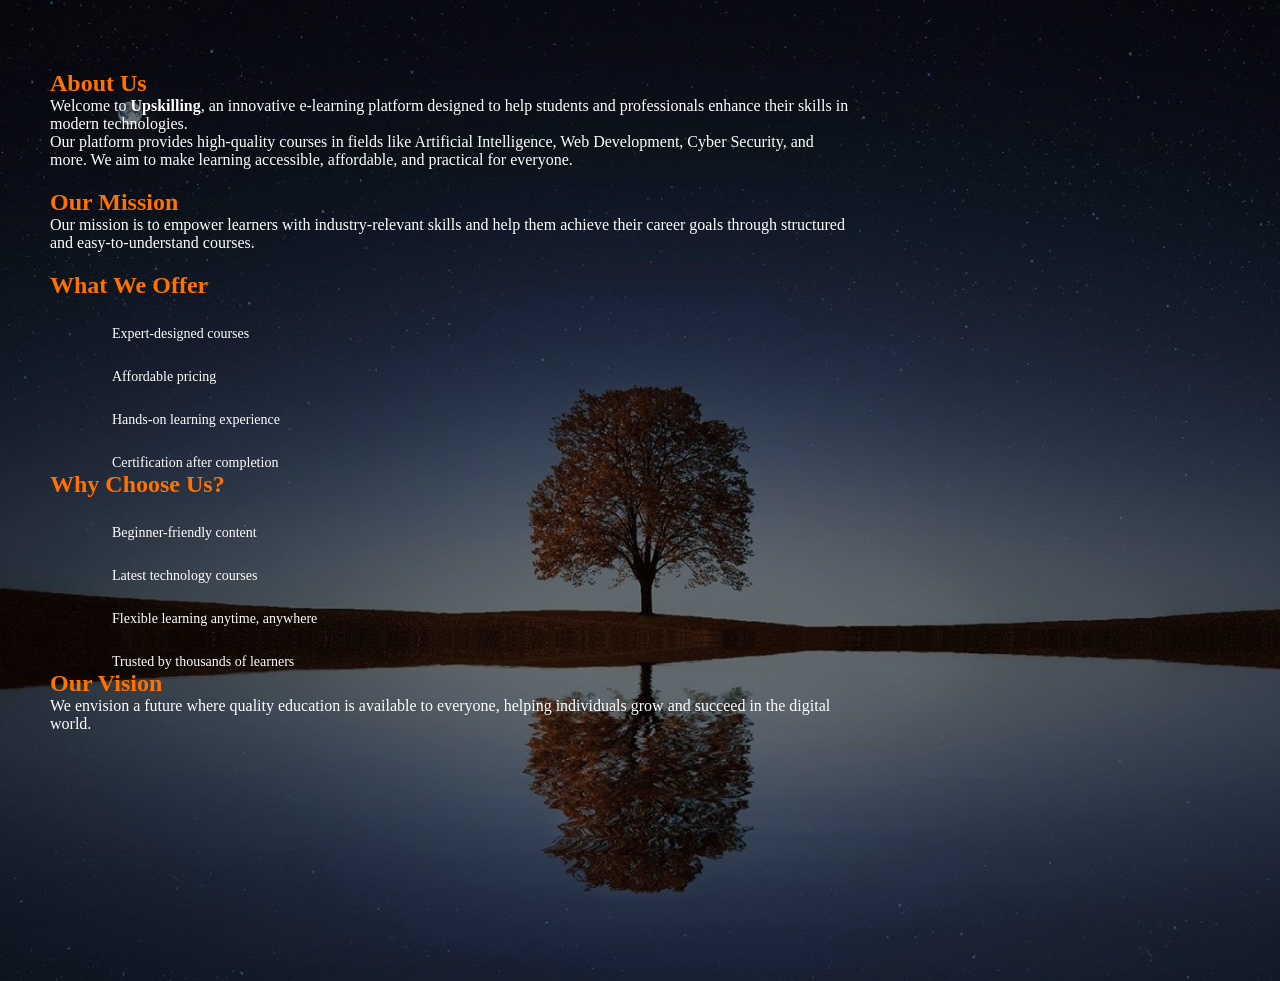
<file: about.html>
<!DOCTYPE html>
<html lang="en">

<head>
    <meta charset="UTF-8">
    <meta name="viewport" content="width=device-width, initial-scale=1.0">
    <title>About Us</title>
    <link rel="stylesheet" href="style.css">
</head>

<body>
    <div class="main">
        <section class="about">
            <h1>About Us</h1>

            <p>
                Welcome to <b>Upskilling</b>, an innovative e-learning platform designed to help students and
                professionals
                enhance their skills in modern technologies.
            </p>

            <p>
                Our platform provides high-quality courses in fields like Artificial Intelligence, Web Development,
                Cyber
                Security, and more. We aim to make learning accessible, affordable, and practical for everyone.
            </p>

            <h2>Our Mission</h2>
            <p>
                Our mission is to empower learners with industry-relevant skills and help them achieve their career
                goals
                through structured and easy-to-understand courses.
            </p>

            <h2>What We Offer</h2>
            <ul>
                <li>Expert-designed courses</li>
                <li>Affordable pricing</li>
                <li>Hands-on learning experience</li>
                <li>Certification after completion</li>
            </ul>
            <br>
            <h2>Why Choose Us?</h2>
            <ul>
                <li>Beginner-friendly content</li>
                <li>Latest technology courses</li>
                <li>Flexible learning anytime, anywhere</li>
                <li>Trusted by thousands of learners</li>
            </ul>
            <br>
            <h2>Our Vision</h2>
            <p>
                We envision a future where quality education is available to everyone, helping individuals grow and
                succeed
                in the digital world.
            </p>
        </section>
    </div>
</body>

</html>
</file>
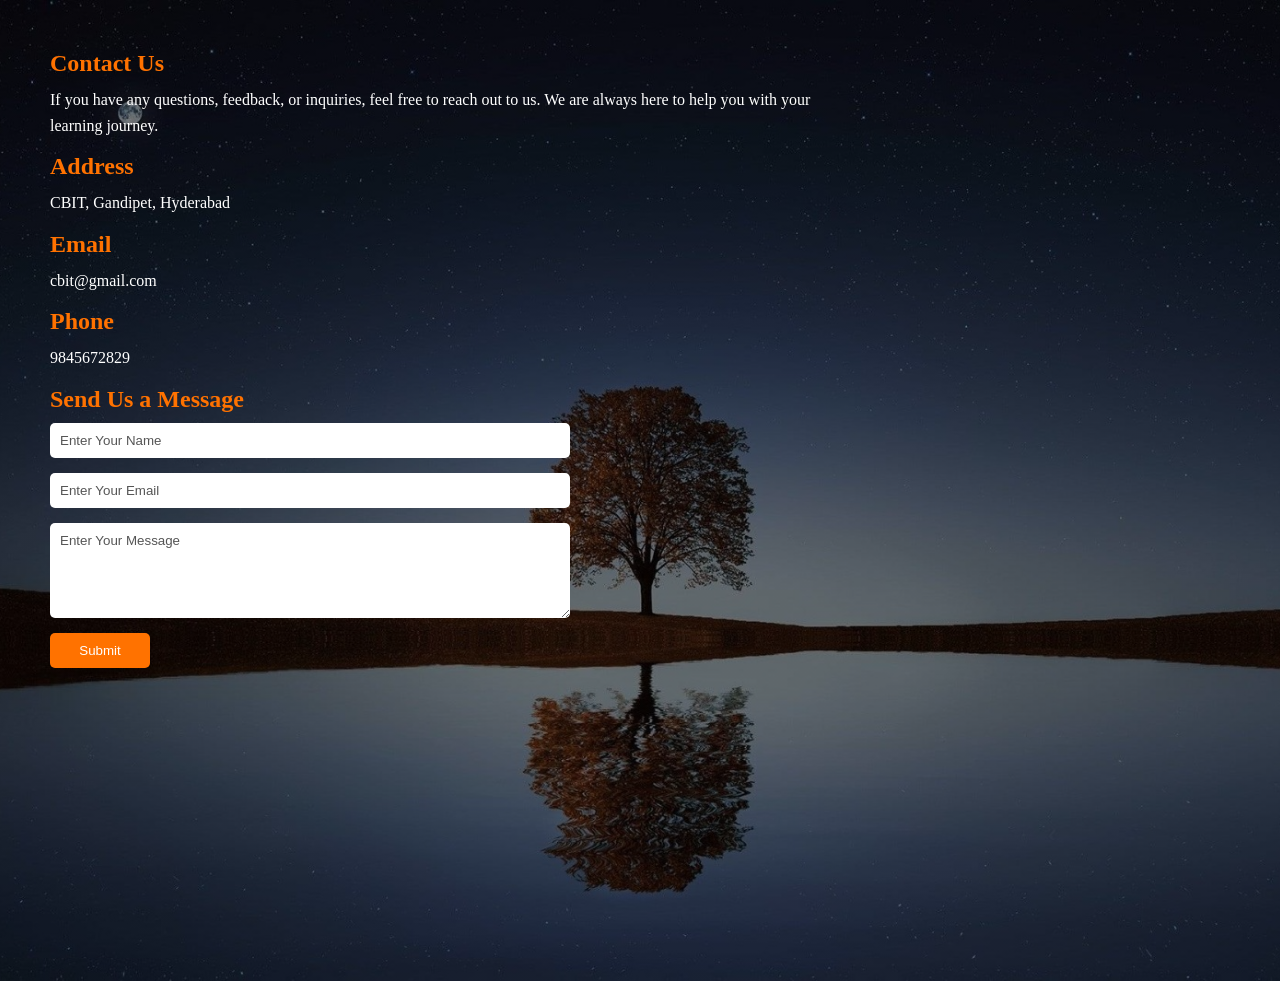
<file: contact.html>
<!DOCTYPE html>
<html lang="en">

<head>
    <meta charset="UTF-8">
    <meta name="viewport" content="width=device-width, initial-scale=1.0">
    <title>Contact Us</title>
    <link rel="stylesheet" href="style.css">
</head>

<body>
    <div class="main">
        <section class="contact">

            <h1>Contact Us</h1>

            <p>
                If you have any questions, feedback, or inquiries, feel free to reach out to us.
                We are always here to help you with your learning journey.
            </p>

            <h2>Address</h2>
            <p>CBIT, Gandipet, Hyderabad</p>

            <h2>Email</h2>
            <p>cbit@gmail.com</p>

            <h2>Phone</h2>
            <p>9845672829</p>

            <h2>Send Us a Message</h2>

            <form class="contact-form">
                <input type="text" placeholder="Enter Your Name" required>
                <input type="email" placeholder="Enter Your Email" required>
                <textarea placeholder="Enter Your Message" rows="5" required></textarea>
                <button type="submit">Submit</button>
            </form>

        </section>
    </div>
</body>

</html>
</file>
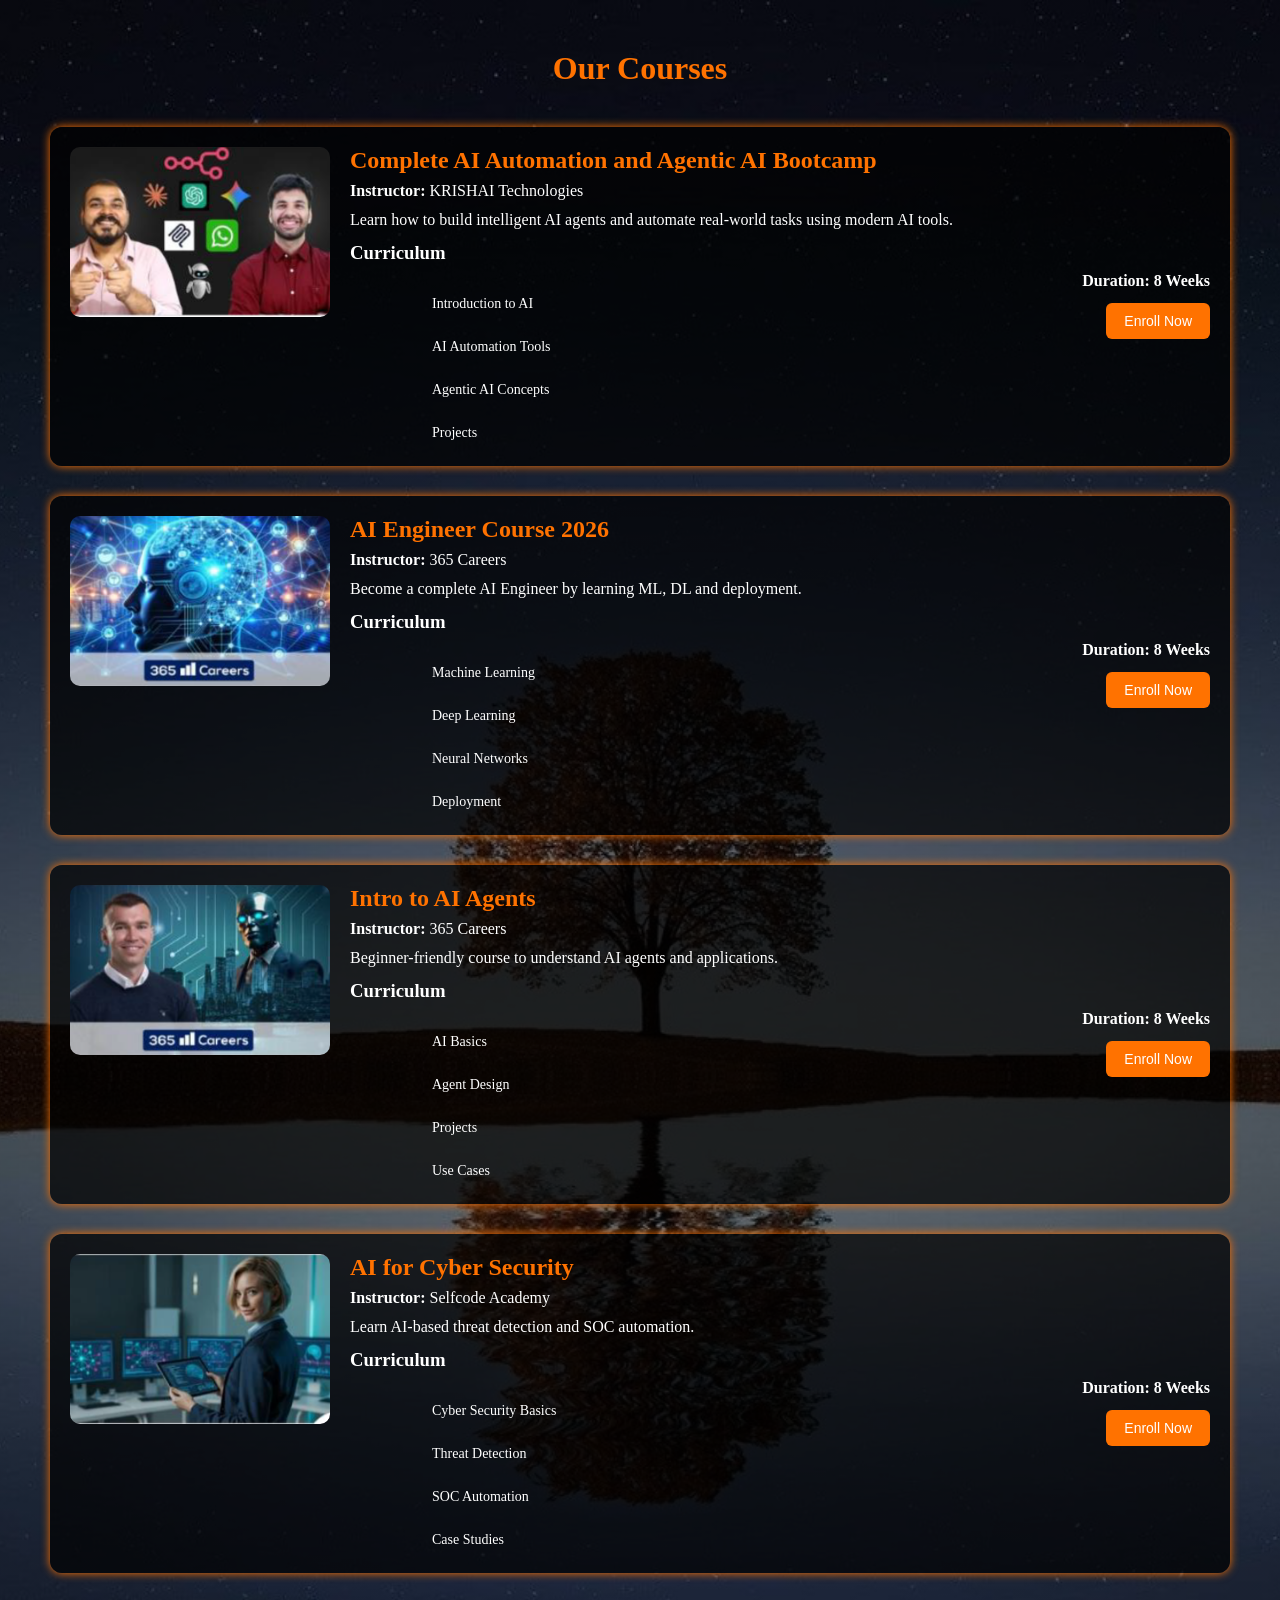
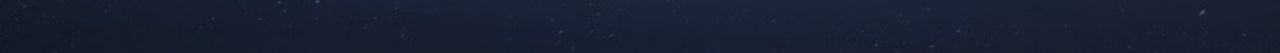
<file: courses.html>
<!DOCTYPE html>
<html lang="en">

<head>
    <meta charset="UTF-8">
    <meta name="viewport" content="width=device-width, initial-scale=1.0">
    <title>Course Details</title>
    <link rel="stylesheet" href="style.css">
</head>

<body>
    <div class="main">
        <section class="courses">

            <h1 class="course-title">Our Courses</h1>

            <!-- Course 1 -->
            <div class="course-card">
                <img src="course1.png" alt="course1">

                <div class="course-info">
                    <h2>Complete AI Automation and Agentic AI Bootcamp</h2>
                    <p><b>Instructor:</b> KRISHAI Technologies</p>

                    <p>
                        Learn how to build intelligent AI agents and automate real-world tasks using modern AI tools.
                    </p>

                    <h3>Curriculum</h3>
                    <ul>
                        <li>Introduction to AI</li>
                        <li>AI Automation Tools</li>
                        <li>Agentic AI Concepts</li>
                        <li>Projects</li>
                    </ul>

                    <div class="course-actions">
                        <p><b>Duration:</b> 8 Weeks</p>
                        <button class="enroll-btn">Enroll Now</button>
                    </div>
                </div>
            </div>

            <!-- Course 2 -->
            <div class="course-card">
                <img src="course2.png" alt="course2">

                <div class="course-info">
                    <h2>AI Engineer Course 2026</h2>
                    <p><b>Instructor:</b> 365 Careers</p>

                    <p>
                        Become a complete AI Engineer by learning ML, DL and deployment.
                    </p>

                    <h3>Curriculum</h3>
                    <ul>
                        <li>Machine Learning</li>
                        <li>Deep Learning</li>
                        <li>Neural Networks</li>
                        <li>Deployment</li>
                    </ul>

                    <div class="course-actions">
                        <p><b>Duration:</b> 8 Weeks</p>
                        <button class="enroll-btn">Enroll Now</button>
                    </div>
                </div>
            </div>

            <!-- Course 3 -->
            <div class="course-card">
                <img src="course3.png" alt="course3">

                <div class="course-info">
                    <h2>Intro to AI Agents</h2>
                    <p><b>Instructor:</b> 365 Careers</p>

                    <p>
                        Beginner-friendly course to understand AI agents and applications.
                    </p>

                    <h3>Curriculum</h3>
                    <ul>
                        <li>AI Basics</li>
                        <li>Agent Design</li>
                        <li>Projects</li>
                        <li>Use Cases</li>
                    </ul>
                    <div class="course-actions">
                        <p><b>Duration:</b> 8 Weeks</p>
                        <button class="enroll-btn">Enroll Now</button>
                    </div>
                </div>
            </div>

            <!-- Course 4 -->
            <div class="course-card">
                <img src="course4.png" alt="course4">

                <div class="course-info">
                    <h2>AI for Cyber Security</h2>
                    <p><b>Instructor:</b> Selfcode Academy</p>

                    <p>
                        Learn AI-based threat detection and SOC automation.
                    </p>

                    <h3>Curriculum</h3>
                    <ul>
                        <li>Cyber Security Basics</li>
                        <li>Threat Detection</li>
                        <li>SOC Automation</li>
                        <li>Case Studies</li>
                    </ul>

                    <div class="course-actions">
                        <p><b>Duration:</b> 8 Weeks</p>
                        <button class="enroll-btn">Enroll Now</button>
                    </div>
                </div>
            </div>

        </section>
    </div>
</body>

</html>
</file>
<file: style.css>
* {
    margin: 0;
    padding: 0;
}

/* MAIN SECTION */
.main {
    width: 100%;
    height: 100%;
    background:
        linear-gradient(to top, rgba(0, 0, 0, 0.5) 50%, rgba(0, 0, 0, 0.5) 50%),
        url(1.jpeg);
    background-position: center;
    background-size: cover;
    min-height: 109vh;
}

/* NAVBAR */
.navbar {
    width: 1200px;
    height: 75px;
    margin: auto;
}

.icon {
    width: 200px;
    float: left;
    height: 70px;
}

.logo {
    color: #ff7200;
    font-size: 35px;
    font-family: Arial;
    padding-left: 20px;
    float: left;
    padding-top: 10px;
}

.menu {
    width: 400px;
    float: left;
    height: 70px;
}

ul {
    float: left;
    display: flex;
    justify-content: center;
    align-items: center;
}

ul li {
    list-style: none;
    margin-left: 62px;
    margin-top: 27px;
    font-size: 14px;
}

ul li a {
    text-decoration: none;
    color: #fff;
    font-family: Arial;
    font-weight: bold;
    transition: 0.4s ease-in-out;
}

ul li a:hover {
    color: #ff7200;
}

/* SEARCH BAR */
.search {
    width: 330px;
    float: left;
    margin-left: 270px;
}

.srch {
    font-family: "Times New Roman";
    width: 200px;
    height: 40px;
    background: transparent;
    border: 1px solid #ff7200;
    margin-top: 13px;
    color: #fff;
    border-right: none;
    font-size: 10px;
    float: left;
    padding: 10px;
    border-bottom-left-radius: 5px;
    border-top-left-radius: 5px;
}

.btn {
    width: 100px;
    height: 40px;
    background: #ff7200;
    margin-top: 13px;
    border: 2px solid #ff7200;
    color: #fff;
    font-size: 15px;
    border-bottom-right-radius: 5px;
    border-top-right-radius: 5px;
}

.btn:focus,
.srch:focus {
    outline: none;
}

/* CONTENT */
.content {
    width: 1200px;
    height: auto;
    margin-top: 10%;
    padding-left: 10%;
    color: #fff;
    position: relative;
}

.content .par {
    padding-left: 20px;
    padding-bottom: 25px;
    font-family: Arial;
    letter-spacing: 1.2px;
    line-height: 30px;
}

.content h1 {
    font-family: "Times New Roman";
    font-size: 50px;
    padding-left: 20px;
    margin-top: 0;
    letter-spacing: 2px;
}

.content .cn {
    width: 160px;
    height: 40px;
    background: #ff7200;
    border: none;
    margin-bottom: 10px;
    margin-left: 20px;
    font-size: 18px;
    border-radius: 10px;
    cursor: pointer;
    transition: 0.4s ease;
}

.content .cn a {
    text-decoration: none;
    color: #000;
    transition: 0.3s ease;
}

.cn:hover {
    background-color: #fff;
}

.content span {
    color: #ff7200;
    font-size: 60px;
}

/* LOGIN FORM */
.form {
    width: 250px;
    height: 380px;
    background: linear-gradient(to top,
            rgba(0, 0, 0, 0.8) 50%,
            rgba(0, 0, 0, 0.8) 50%);
    position: absolute;
    top: -50px;
    left: 1070px;
    border-radius: 10px;
    padding: 25px;
}

.form h2 {
    width: 220px;
    font-family: sans-serif;
    text-align: center;
    color: #ff7200;
    font-size: 22px;
    background-color: #fff;
    border-radius: 10px;
    margin: 2px;
    padding: 8px;
}

.form input {
    width: 240px;
    height: 35px;
    background: transparent;
    border-bottom: 1px solid #ff7200;
    border-top: none;
    border-right: none;
    border-left: none;
    color: #fff;
    font-size: 15px;
    letter-spacing: 1px;
    margin-top: 30px;
    font-family: sans-serif;
}

.form input:focus {
    outline: none;
}

::placeholder {
    color: #fff;
    font-family: Arial;
}

.btnn {
    width: 240px;
    height: 40px;
    background: #ff7200;
    border: none;
    margin-top: 30px;
    font-size: 18px;
    border-radius: 10px;
    cursor: pointer;
    color: #fff;
    transition: 0.4s ease;
}

.btnn:hover {
    background: #fff;
    color: #ff7200;
}

.btnn a {
    text-decoration: none;
    color: #000;
    font-weight: bold;
}

.form .link {
    font-family: Arial, Helvetica, sans-serif;
    font-size: 17px;
    padding-top: 20px;
    text-align: center;
}

.form .link a {
    text-decoration: none;
    color: #ff7200;
}

.liw {
    padding-top: 15px;
    padding-bottom: 10px;
    text-align: center;
}

.icons a {
    text-decoration: none;
    color: #fff;
}

.icons ion-icon {
    color: #fff;
    font-size: 30px;
    padding-left: 14px;
    padding-top: 5px;
    transition: 0.3s ease;
}

.icons ion-icon:hover {
    color: #ff7200;
}

h1 span {
    color: #7622cd;
}

.courseList {
    display: flex;
    width: 100%;
}

.course1>img {
    height: 250px;
    width: 350px;
    padding-right: 40px;
}

.course2>img {
    height: 250px;
    width: 350px;
    padding-right: 40px;
}

.course3>img {
    height: 250px;
    width: 350px;
    padding-right: 40px;
}

.course4>img {
    height: 250px;
    width: 350px;
    padding-right: 40px;
}

.subco {
    padding-right: 40px;
}

.backtag {
    font-size: 16px;
    font-weight: 100;
}

.stars {
    color: gold;
    letter-spacing: 2px;
    font-size: 20px;
}

del {
    color: grey;
    opacity: 0.8;
    font-size: 17px;
}

.badge {
    padding: 4px 10px;
    border-radius: 6px;
    font-size: 14px;
    font-weight: bold;
    color: white;
    margin-right: 6px;
}

.premium {
    background-color: #551fcc;
}

.bestseller {
    background-color: #c3e9eb;
    color: #1a5f87;
}

footer {
    text-align: center;
    padding-top: 20px;
    padding-bottom: 20px;
}

/* About Section */
.about {
    display: block;
    /* force vertical layout */
    padding: 50px;
    color: white;
    max-width: 800px;
    /* keeps content in one column */
}

/* Make sure headings & text go one below another */
.about h1,
.about h2,
.about p,
.about ul {
    display: block;
    width: 100%;
}

/* Optional: spacing */
.about h2,
.about h1 {
    color: #FF7200;
    margin-top: 20px;
}

/* ================= COURSES PAGE ================= */

.courses {
    padding: 50px;
    color: white;
}

/* Title */
.course-title {
    text-align: center;
    color: #ff7200;
    margin-bottom: 40px;
    font-size: 32px;
}

/* ================= CARD LAYOUT ================= */

.course-card {
    display: flex;
    gap: 20px;
    align-items: flex-start;
    justify-content: space-between;
    box-shadow: 0 0 10px #ff7200;
    background: rgba(0, 0, 0, 0.7);
    padding: 20px;
    border-radius: 12px;

    margin-bottom: 30px;
    transition: 0.3s ease;
}

.course-card:hover {
    transform: scale(1.02);
}

/* ================= IMAGE ================= */

.course-card img {
    width: 260px;
    height: 170px;
    border-radius: 10px;
    object-fit: cover;
}

/* ================= CONTENT ================= */

.course-info {
    flex: 1;
}

/* Headings */
.course-info h2 {
    color: #ff7200;
    margin-bottom: 5px;
}

.course-info h3 {
    margin-top: 10px;
}

/* Paragraph spacing */
.course-info p {
    margin: 5px 0;
    line-height: 1.5;
}

/* ================= CURRICULUM FIX ================= */

.course-info ul {
    display: block;
    /* ensures vertical list */
    margin-left: 20px;
    margin-top: 5px;
}

.course-info ul li {
    display: list-item;
    margin-bottom: 5px;
}

/* ================= RIGHT SIDE (ACTIONS) ================= */

.course-actions {
    display: flex;
    flex-direction: column;
    align-items: flex-end;
    justify-content: center;

    min-width: 150px;
}

.course-actions p {
    margin-bottom: 10px;
    font-weight: bold;
}

/* ================= BUTTON ================= */

.enroll-btn {
    padding: 10px 18px;
    background: #ff7200;
    border: none;
    border-radius: 6px;
    cursor: pointer;
    color: white;
    font-size: 14px;
    transition: 0.3s ease;
}

.enroll-btn:hover {
    background: white;
    color: #ff7200;
}


@media (max-width: 768px) {
    .course-card {
        flex-direction: column;
        align-items: flex-start;
    }

    .course-card img {
        width: 100%;
        height: auto;
    }

    .course-actions {
        align-items: flex-start;
        margin-top: 10px;
    }
}

.contact {
    padding: 50px;
    color: white;
    max-width: 800px;
}

/* Headings (same orange style) */
.contact h1,
.contact h2 {
    color: #ff7200;
    margin-bottom: 10px;
}

.contact-form input::placeholder,
.contact-form textarea::placeholder {
    color: #555;
    /* darker text so it's visible */
}

/* Paragraph spacing */
.contact p {
    margin-bottom: 15px;
    line-height: 1.6;
}

/* FORM */

.contact-form {
    display: flex;
    flex-direction: column;
    gap: 15px;
    margin-top: 10px;
}

.contact-form input,
.contact-form textarea {
    width: 100%;
    max-width: 500px;
    padding: 10px;
    border: none;
    border-radius: 5px;
    outline: none;
}

.contact-form button {
    padding: 10px;
    background: #ff7200;
    border: none;
    color: white;
    cursor: pointer;
    border-radius: 5px;
    transition: 0.3s;
    width: 100%;
    max-width: 100px;
}

.contact-form button:hover {
    background: white;
    color: #ff7200;
}

/* POPUP */
.popup {
    position: fixed;
    top: 50%;
    left: 50%;
    transform: translate(-50%, -50%);

    background: rgba(0, 0, 0, 0.9);
    color: white;

    padding: 20px 30px;
    border-radius: 10px;
    text-align: center;

    display: none;
    /* hidden by default */
    z-index: 1000;
}

/* Popup button */
.popup button {
    margin-top: 10px;
    padding: 8px 15px;
    background: #ff7200;
    border: none;
    color: white;
    border-radius: 5px;
    cursor: pointer;
}

.popup button:hover {
    background: white;
    color: #ff7200;
}
</file>
